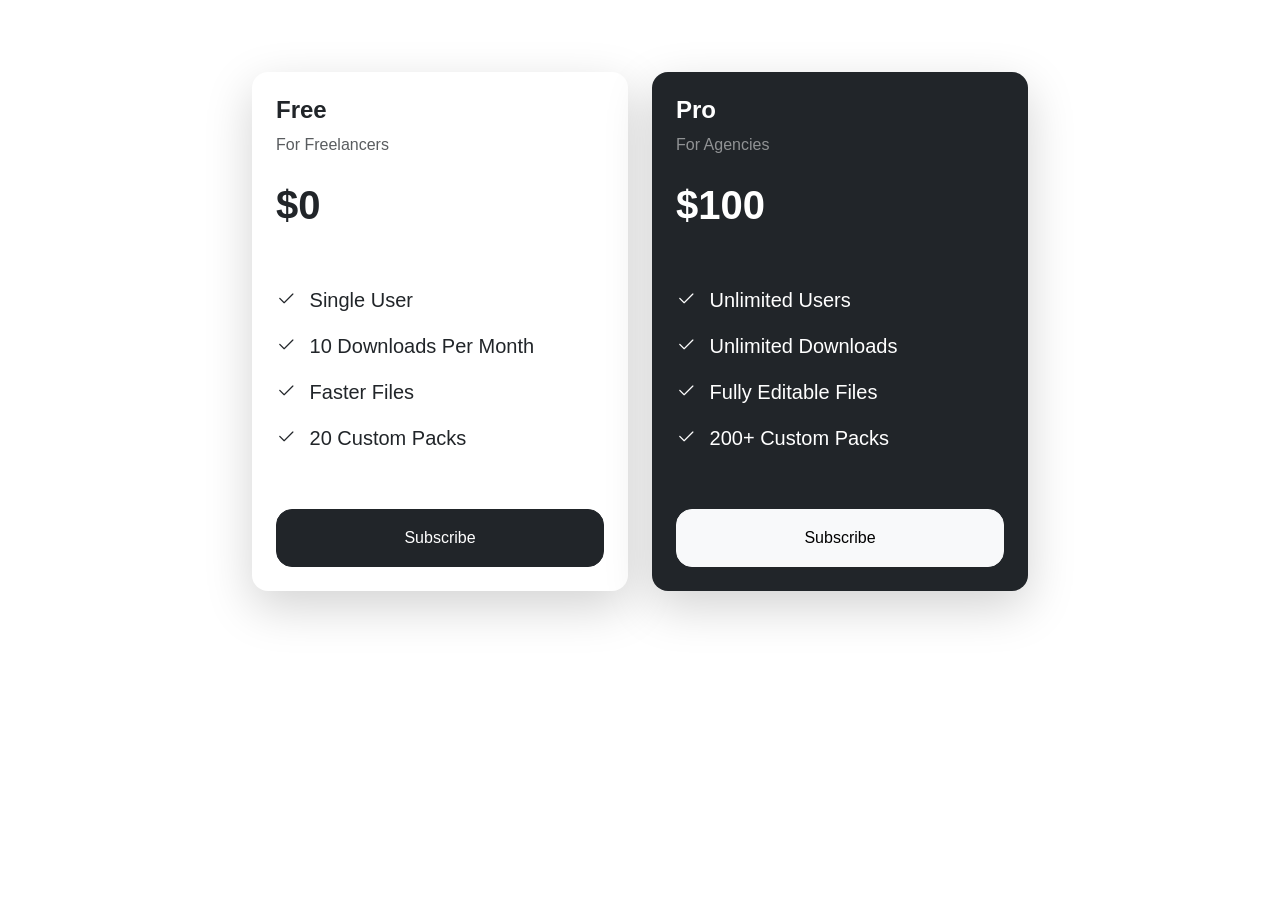
<file: phase02/pricing_cards/index.html>
<!DOCTYPE html>
<html lang="en">
<head>
    <meta charset="UTF-8">
    <meta name="viewport" content="width=device-width, initial-scale=1.0">

    <link rel="stylesheet"
        href="https://cdn.jsdelivr.net/npm/bootstrap-icons@1.13.2/font/bootstrap-icons.min.css">

    <link rel="stylesheet" href="css/bootstrap.min.css">
    <link rel="stylesheet" href="css/style.css">

    <title>Pricing Cards</title>
</head>

<body>

    <div class="container">
        <div class="row mt-5 g-4">

            <!-- Card 1: Free -->
            <div class="col-md-6">

                <div class="card rounded-4 shadow-lg border-0 h-100">

                    <div class="card-body p-4">

                        <div>
                            <h4 class="fw-bold">Free</h4>
                            <p class="text-muted">For Freelancers</p>
                        </div>

                        <h2 class="fs-1 fw-bold mt-4 mb-5">$0</h2>

                        <ul class="list-group list-group-flush fs-5 mb-5">

                            <li class="list-group-item border-0 px-0">
                                <i class="bi bi-check2 me-2"></i>
                                Single User
                            </li>

                            <li class="list-group-item border-0 px-0">
                                <i class="bi bi-check2 me-2"></i>
                                10 Downloads Per Month
                            </li>

                            <li class="list-group-item border-0 px-0">
                                <i class="bi bi-check2 me-2"></i>
                                Faster Files
                            </li>

                            <li class="list-group-item border-0 px-0">
                                <i class="bi bi-check2 me-2"></i>
                                20 Custom Packs
                            </li>

                        </ul>

                        <div class="d-grid">
                            <button class="btn btn-dark rounded-4 py-3">
                                Subscribe
                            </button>
                        </div>

                    </div>
                </div>
            </div>


            <!-- Card 2: Pro -->
            <div class="col-md-6">

                <div class="card text-bg-dark rounded-4 shadow-lg border-0 h-100">

                    <div class="card-body p-4">

                        <div>
                            <h4 class="fw-bold">Pro</h4>
                            <p class="text-white-50">For Agencies</p>
                        </div>

                        <h2 class="fs-1 fw-bold mt-4 mb-5">$100</h2>

                        <ul class="list-group list-group-flush fs-5 mb-5">

                            <li class="list-group-item border-0 text-bg-dark px-0">
                                <i class="bi bi-check2 me-2"></i>
                                Unlimited Users
                            </li>

                            <li class="list-group-item border-0 text-bg-dark px-0">
                                <i class="bi bi-check2 me-2"></i>
                                Unlimited Downloads
                            </li>

                            <li class="list-group-item border-0 text-bg-dark px-0">
                                <i class="bi bi-check2 me-2"></i>
                                Fully Editable Files
                            </li>

                            <li class="list-group-item border-0 text-bg-dark px-0">
                                <i class="bi bi-check2 me-2"></i>
                                200+ Custom Packs
                            </li>

                        </ul>

                        <div class="d-grid">
                            <button class="btn btn-light rounded-4 py-3">
                                Subscribe
                            </button>
                        </div>

                    </div>
                </div>
            </div>

        </div>
    </div>

    <script src="js/bootstrap.bundle.min.js"></script>

</body>
</html>
</file>
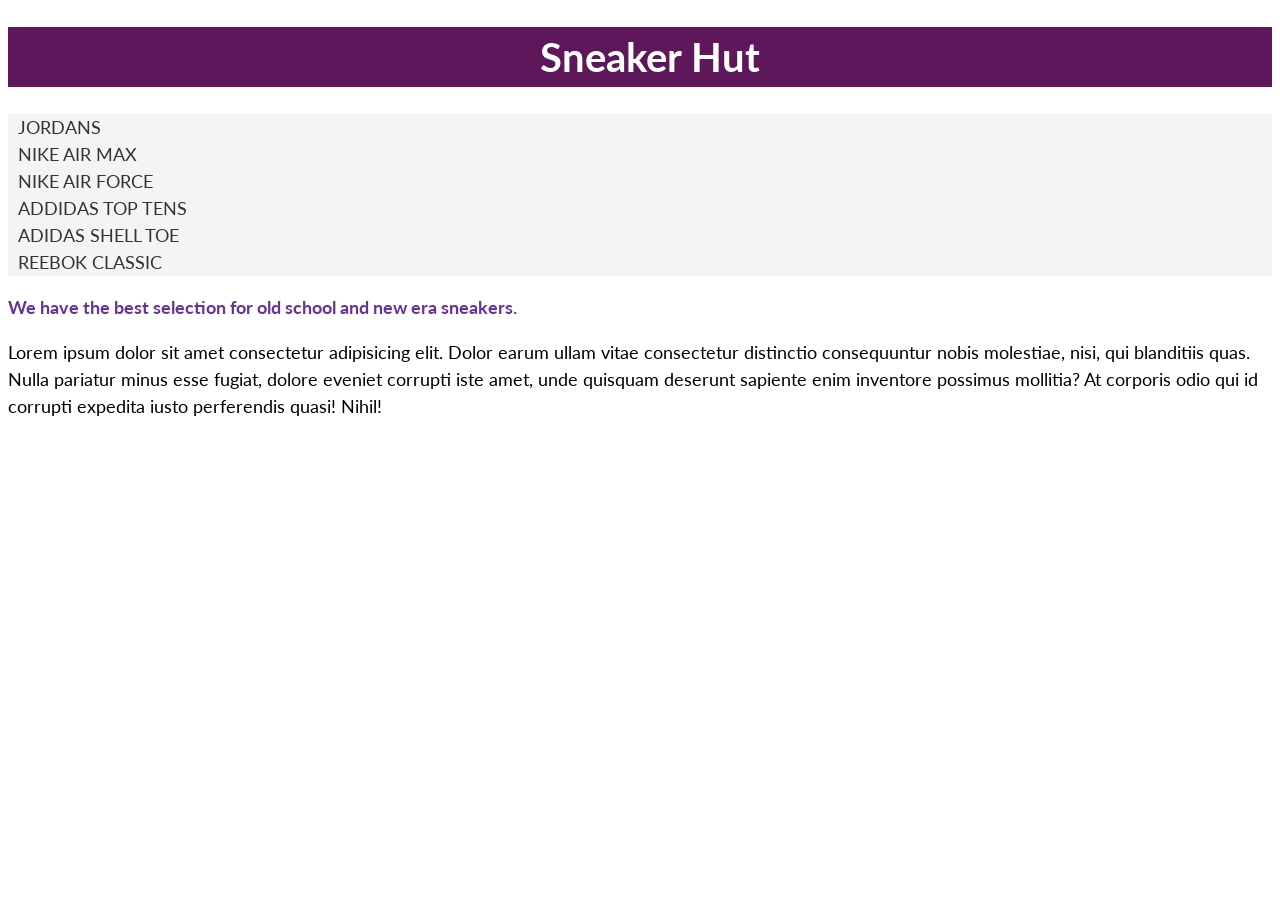
<file: Phase1-html-css/Module-05/index.html>
<!doctype html>
<html lang="en">
  <head>
    <meta charset="UTF-8" />
    <meta name="viewport" content="width=device-width, initial-scale=1.0" />
    <link rel="preconnect" href="https://fonts.googleapis.com" />
    <link rel="preconnect" href="https://fonts.gstatic.com" crossorigin />
    <link
      href="https://fonts.googleapis.com/css2?family=Lato:wght@100;300;400;700;900&display=swap"
      rel="stylesheet"
    />
    <title>Document</title>
    <link rel="stylesheet" href="style.css" />
  </head>
  <body>
    <header class="header">
      <h1>Sneaker Hut</h1>
    </header>
    <nav>
      <ul class="main-menu">
        <li><a href="">Jordans</a></li>
        <li><a href="">Nike Air Max</a></li>
        <li><a href="">Nike Air Force</a></li>
        <li><a href="">Addidas Top Tens</a></li>
        <li><a href="">Adidas Shell Toe</a></li>
        <li><a href="">Reebok Classic</a></li>
      </ul>
    </nav>
    <section>
      <p class="lead-paragraph">We have the best selection for old school and new era sneakers.</p>

      <p>
        Lorem ipsum dolor sit amet consectetur adipisicing elit. Dolor earum
        ullam vitae consectetur distinctio consequuntur nobis molestiae, nisi,
        qui blanditiis quas. Nulla pariatur minus esse fugiat, dolore eveniet
        corrupti iste amet, unde quisquam deserunt sapiente enim inventore
        possimus mollitia? At corporis odio qui id corrupti expedita iusto
        perferendis quasi! Nihil!
      </p>
    </section>
  </body>
</html>
</file>
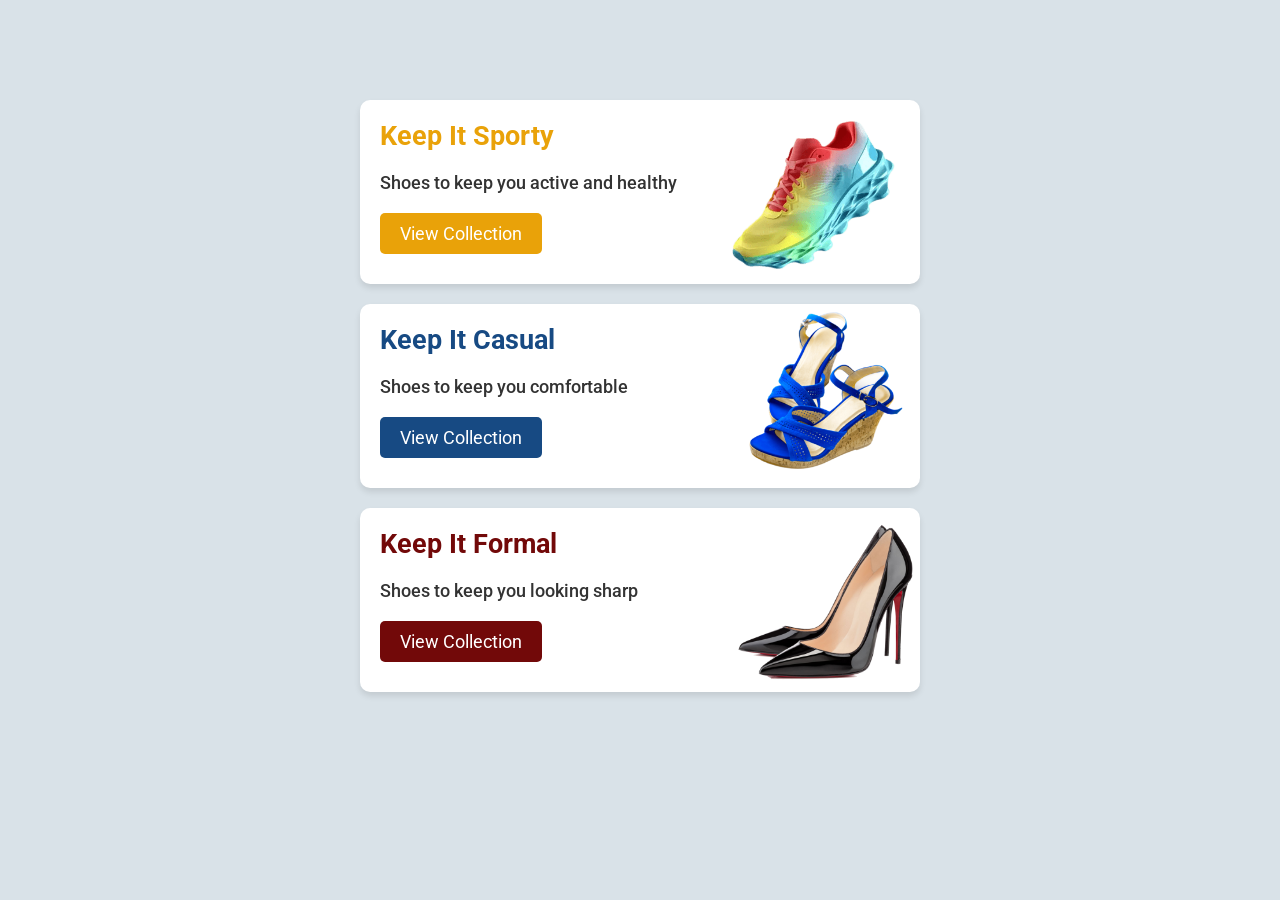
<file: Phase1-html-css/Module-06/index.html>
<!DOCTYPE html>
<html lang="en">
<head>
    <meta charset="UTF-8">
    <meta name="viewport" content="width=device-width, initial-scale=1.0">

    <!-- Google Fonts: Lato -->
    <link rel="preconnect" href="https://fonts.googleapis.com">
    <link rel="preconnect" href="https://fonts.gstatic.com" crossorigin>
    <link
        href="https://fonts.googleapis.com/css2?family=Roboto:wght@400;500;700&display=swap"
        rel="stylesheet"
    >

    <link rel="stylesheet" href="style.css">
    <title>Shoe Cards</title>
</head>
<body>
    <main class="container">

        <!-- Sporty Card -->
        <div class="card card-sporty">
            <h2>Keep It Sporty</h2>
            <p>Shoes to keep you active and healthy</p>
            <a href="#" class="btn">View Collection</a>
        </div>

        <!-- Casual Card -->
        <div class="card card-casual">
            <h2>Keep It Casual</h2>
            <p>Shoes to keep you comfortable</p>
            <a href="#" class="btn">View Collection</a>
        </div>

        <!-- Formal Card -->
        <div class="card card-formal">
            <h2>Keep It Formal</h2>
            <p>Shoes to keep you looking sharp</p>
            <a href="#" class="btn">View Collection</a>
        </div>

    </main>
</body>
</html>
</file>
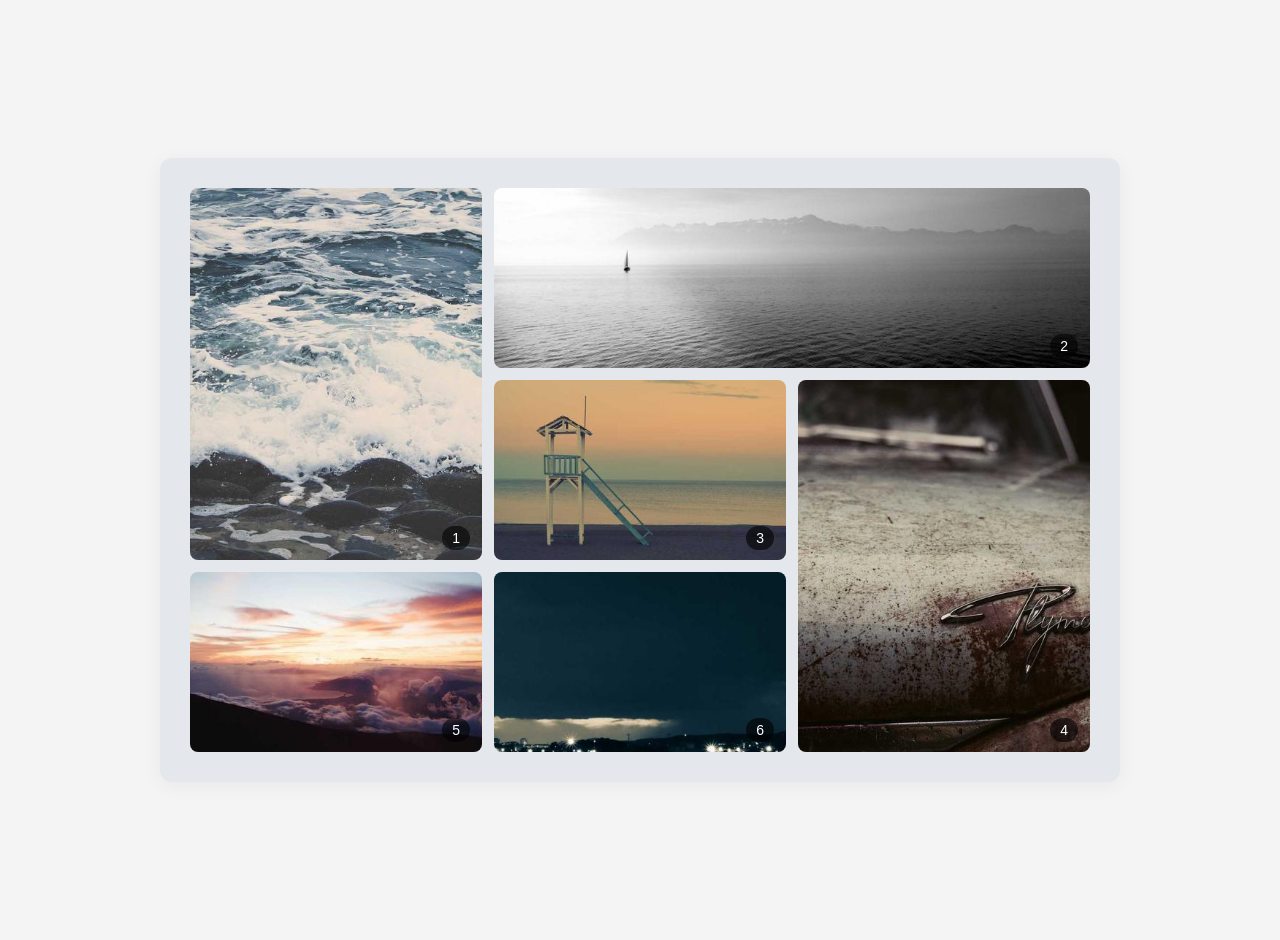
<file: Phase1-html-css/Tak1.2/index.html>
<!DOCTYPE html>
<html lang="en">
<head>
  <meta charset="UTF-8">
  <meta name="viewport" content="width=device-width, initial-scale=1.0">
    <link rel="stylesheet" href="style.css">
  <title>Bento Box Gallery</title>
  
</head>
<body>

  <div class="gallery-container">
    <div class="bento-grid">
      <div class="bento-item item-1">
        <img src="Assets/image01.jpg" alt="Image 1">
        <span>1</span>
      </div>
      <div class="bento-item item-2">
        <img src="Assets/image02.jpg" alt="Image 2">
        <span>2</span>
      </div>
      <div class="bento-item item-3">
        <img src="Assets/image03.jpg" alt="Image 3">
        <span>3</span>
      </div>
      <div class="bento-item item-4">
        <img src="Assets/image04.jpg" alt="Image 4">
        <span>4</span>
      </div>
      <div class="bento-item item-5">
        <img src="Assets/image05.jpg" alt="Image 5">
        <span>5</span>
      </div>
      <div class="bento-item item-6">
        <img src="Assets/image06.jpg" alt="Image 6">
        <span>6</span>
      </div>
    </div>
  </div>

</body>
</html>
</file>
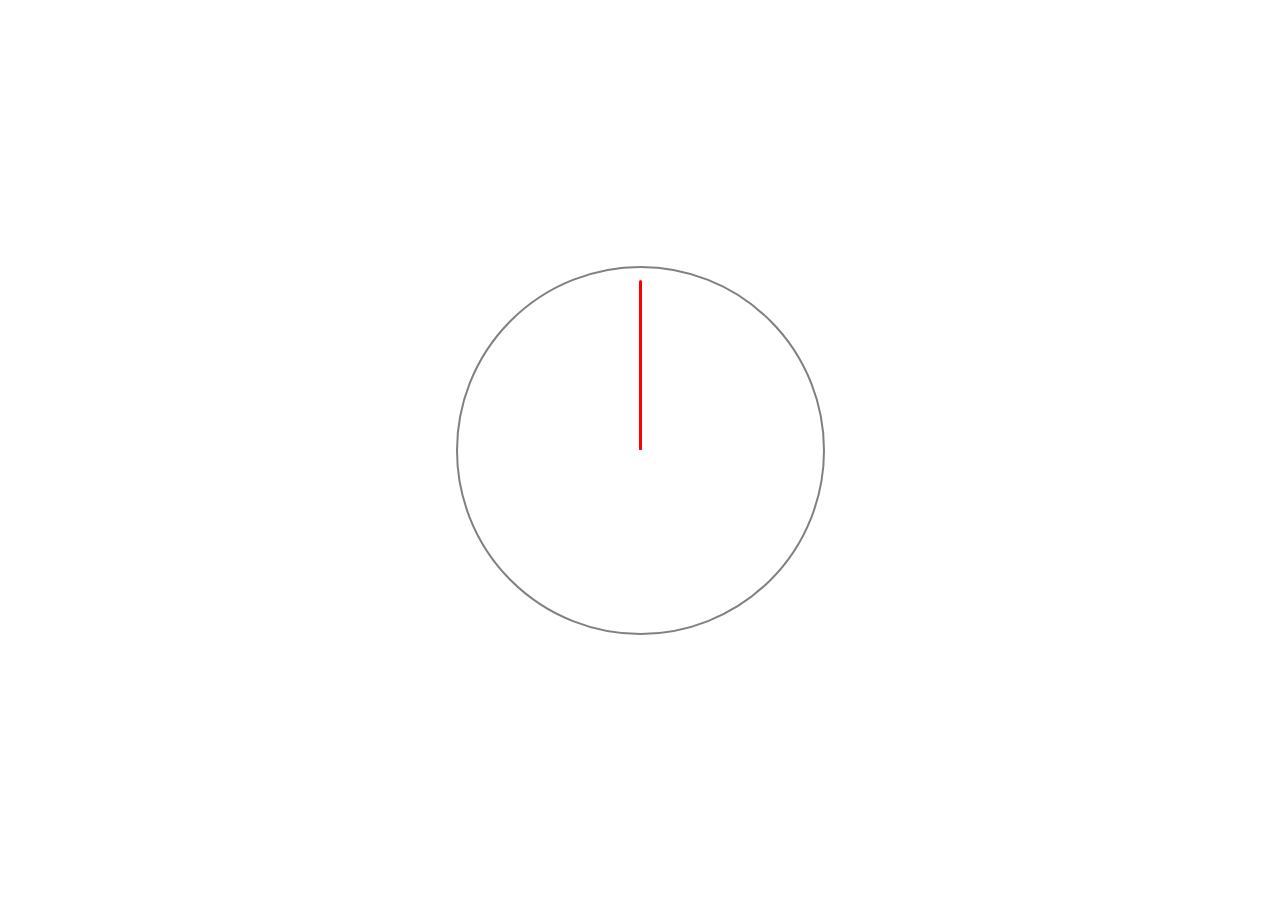
<file: Phase1-html-css/Task1.3/index.html>
<!DOCTYPE html>
<html lang="en">
<head>
    <meta charset="UTF-8">
    <meta name="viewport" content="width=device-width, initial-scale=1.0">
    <link rel="stylesheet" href="style.css">
    <title>Simple Analog Clock</title>

</head>

<body>

    <div class="clock">

        <div class="hand blue-hand"></div>

        <div class="hand red-hand"></div>

    </div>

</body>
</html>
</file>
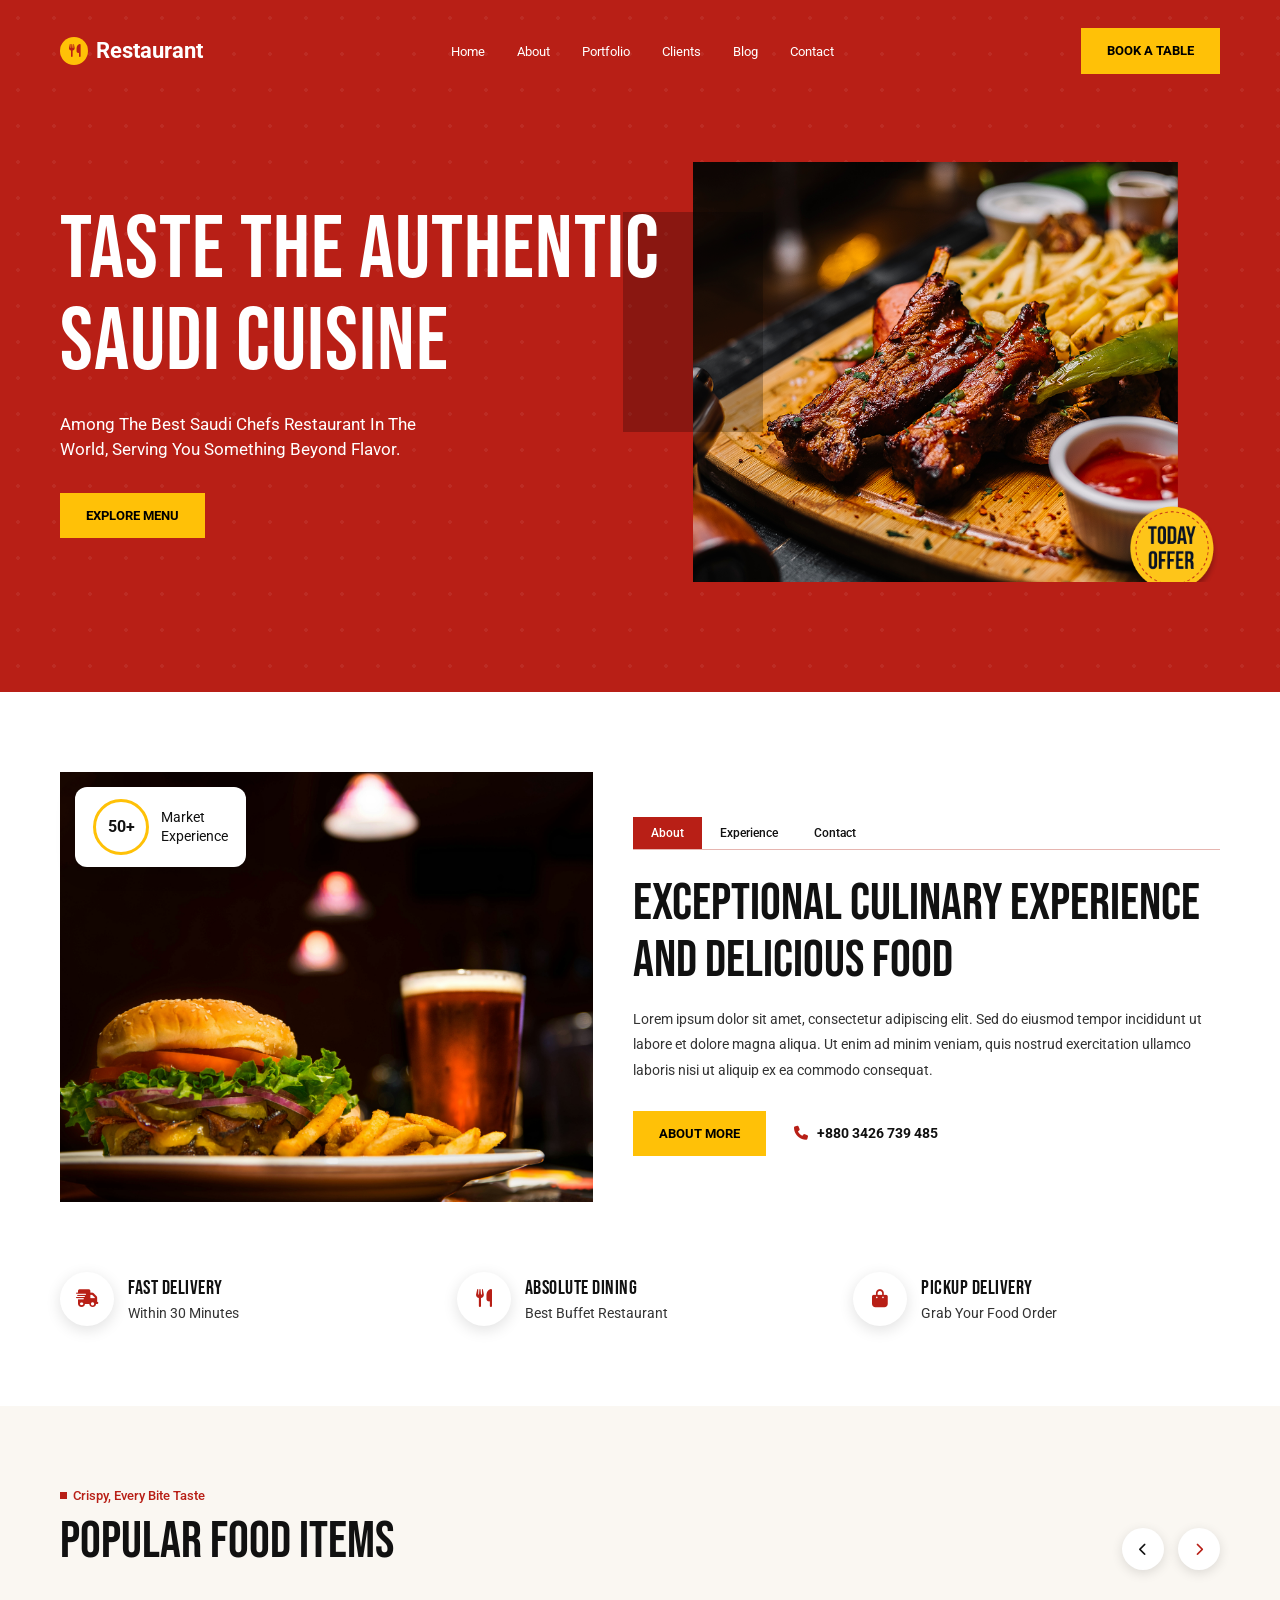
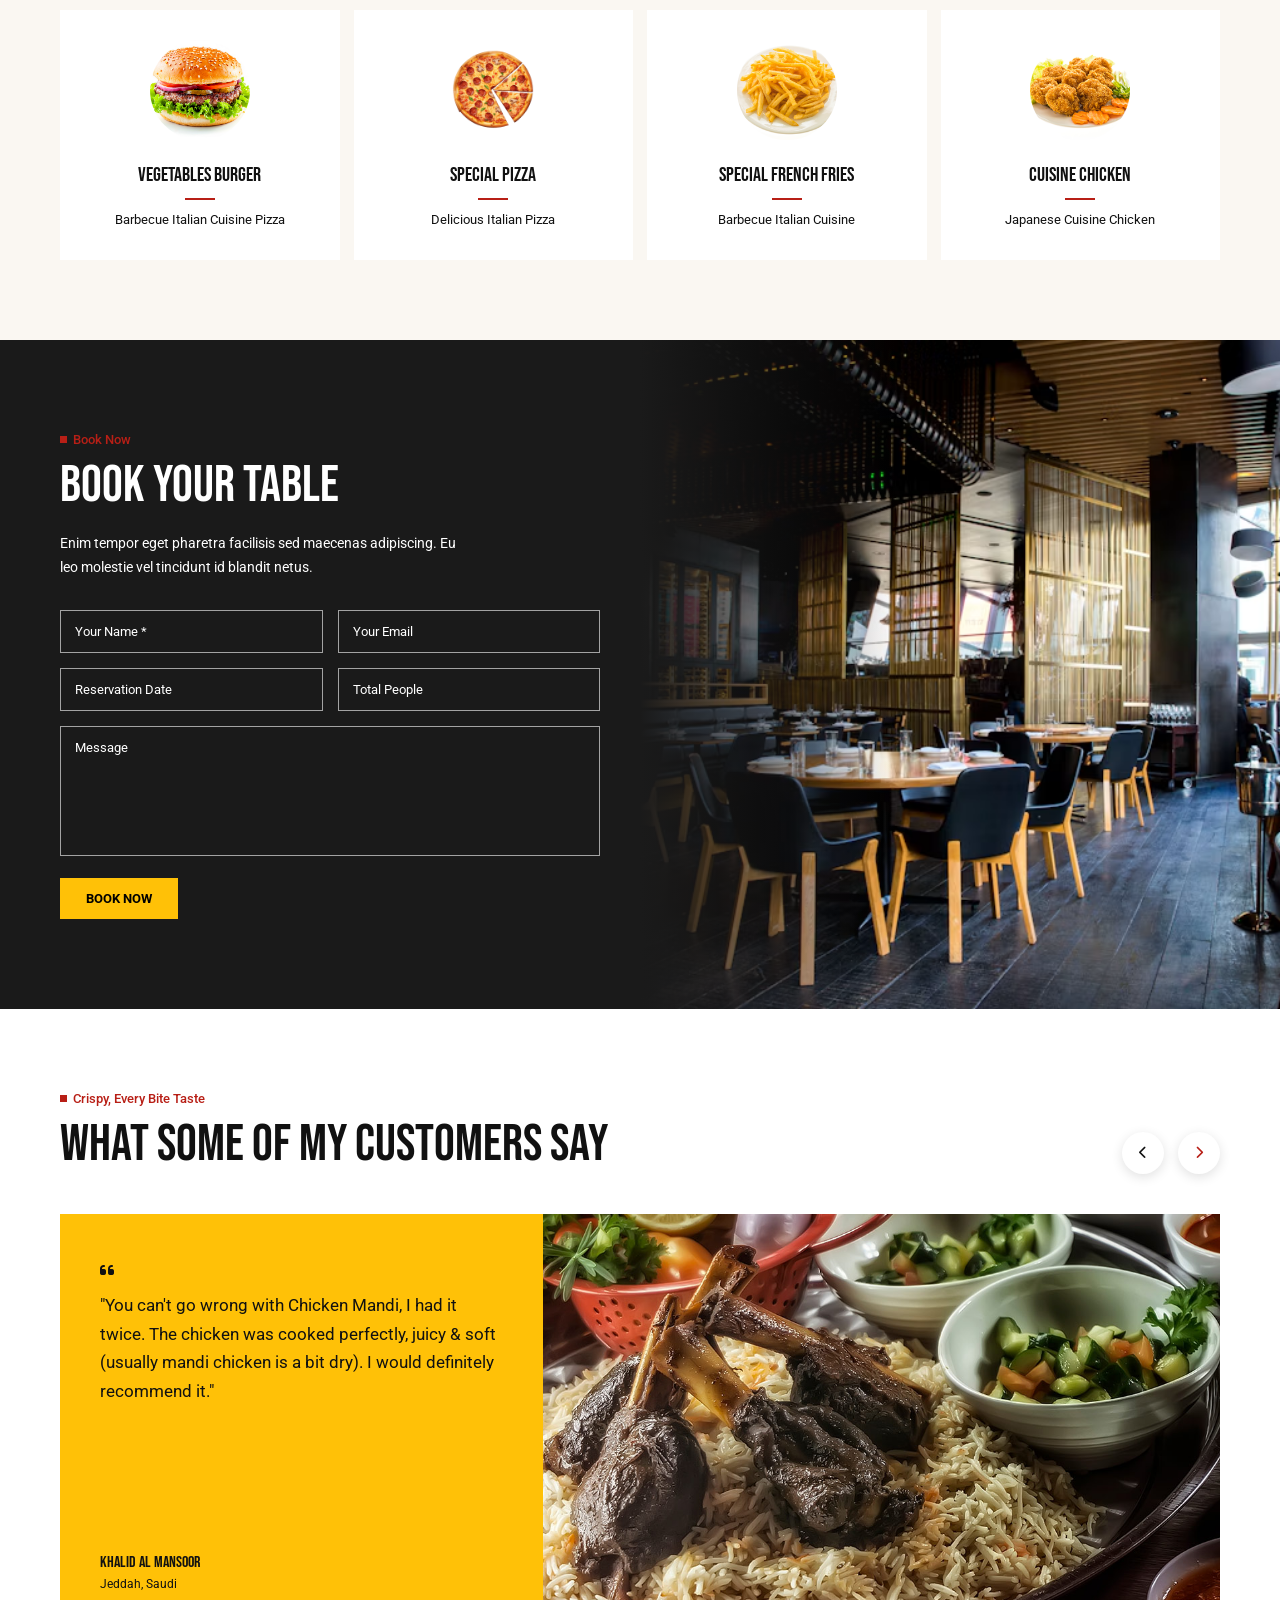
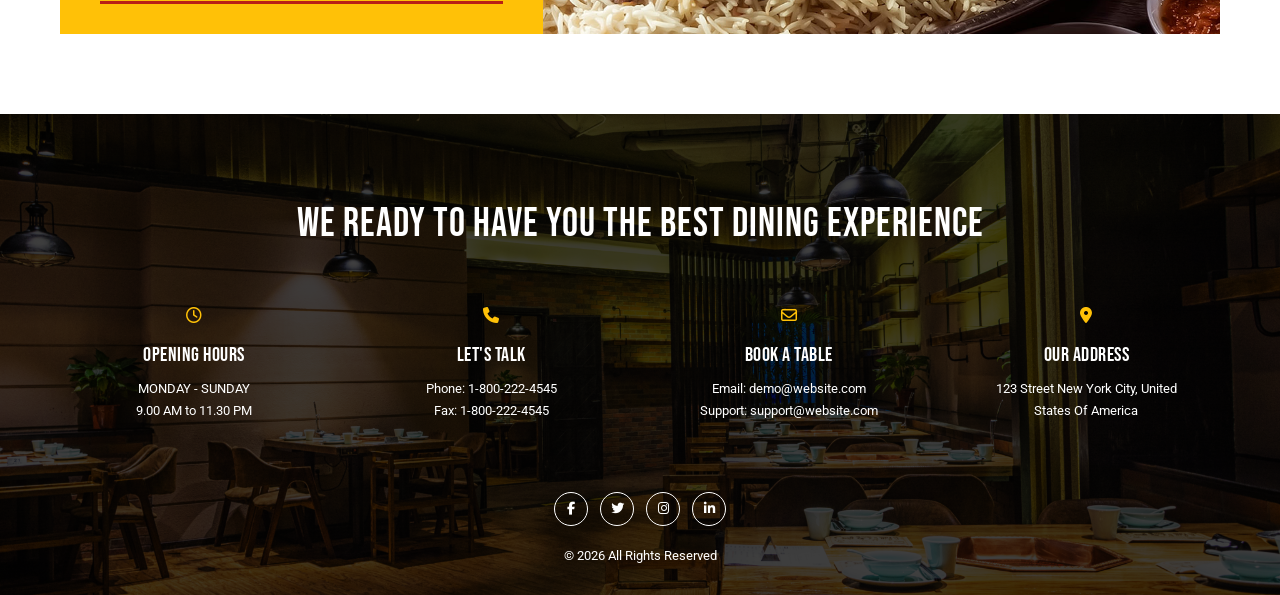
<file: Phase1-html-css/Task2.2/index.html>
<!DOCTYPE html>
<html lang="en">
<head>
    <meta charset="UTF-8">
    <meta name="viewport" content="width=device-width, initial-scale=1.0">
    <title>Restaurant</title>

    <link rel="preconnect" href="https://fonts.googleapis.com">
    <link rel="preconnect" href="https://fonts.gstatic.com" crossorigin>
    <link href="https://fonts.googleapis.com/css2?family=Bebas+Neue&family=Roboto:wght@400;500;700&display=swap" rel="stylesheet">
    <link rel="stylesheet" href="https://cdnjs.cloudflare.com/ajax/libs/font-awesome/6.5.1/css/all.min.css">

    <link rel="stylesheet" href="style.css">
</head>
<body>
    <!--Hero Section-->
    <header class="hero-section">
        <div class="container">
            <nav class="navbar">
                <div class="logo">
                    <div class="logo-icon"><i class="fa-solid fa-utensils"></i></div>
                    Restaurant
                </div>

              
                <input type="checkbox" id="menu-toggle" class="menu-toggle">
                <label for="menu-toggle" class="menu-icon"><i class="fa-solid fa-bars"></i></label>

                <ul class="nav-links">
                    <li><a href="#home">Home</a></li>
                    <li><a href="#about">About</a></li>
                    <li><a href="#portfolio">Portfolio</a></li>
                    <li><a href="#clients">Clients</a></li>
                    <li><a href="#blog">Blog</a></li>
                    <li><a href="#contact">Contact</a></li>
                </ul>
                <a href="#book" class="btn btn-yellow">Book a Table</a>
            </nav>

            <!-- CHANGE 3: outer class renamed hero-container -> hero-grid, inner renamed -> hero-content
                 (you had two divs with the same class, one inside the other) -->
            <div class="hero-grid" id="home">
                <div class="hero-content">
                    <h1 class="hero-title">TASTE THE AUTHENTIC <br>SAUDI CUISINE</h1>
                    <p class="hero-desc">Among The Best Saudi Chefs Restaurant In The World, Serving You Something Beyond Flavor.</p>
                    <a href="#menu" class="btn btn-yellow">Explore Menu</a>
                </div>
                <div class="hero-image-wrapper">
                    <img src="Assets/image01.png" alt="Authentic Saudi Cuisine Platter" class="hero-img">
                    <div class="offer-badge">
                    
                    </div>
                </div>
            </div>
        </div>
    </header>

    <!-- About Section -->
    <section class="about-container" id="about">
        <div class="container">
            <div class="about-grid">
                <div class="about-image-box">
                    <img src="Assets/edward-franklin.jpg" alt="Burger and drink" class="about-img">
                    <div class="experience-badge">
                        <div class="exp-number">50+</div>
                        <div class="exp-text">Market <br>Experience</div>
                    </div>
                </div>
                <div class="about-content">
                    <div class="about-tabs">
                        <span class="tab active">About</span>
                        <span class="tab">Experience</span>
                        <span class="tab">Contact</span>
                    </div>
                    <h2 class="section-heading">EXCEPTIONAL CULINARY EXPERIENCE AND DELICIOUS FOOD</h2>
                    <p class="about-desc">Lorem ipsum dolor sit amet, consectetur adipiscing elit. Sed do eiusmod tempor incididunt ut labore et dolore magna aliqua. Ut enim ad minim veniam, quis nostrud exercitation ullamco laboris nisi ut aliquip ex ea commodo consequat.</p>
                    <div class="about-actions">
                        <a href="#about" class="btn btn-yellow">About More</a>
                        <div class="phone-contact">
                            <i class="fa-solid fa-phone"></i>
                            +880 3426 739 485
                        </div>
                    </div>
                </div>
            </div>
        </div>
    </section>

    <!--Features Section-->
    <section class="features-section">
        <div class="container">
            <div class="features-grid">
                <div class="feature-item">
                    <div class="feature-icon"><i class="fa-solid fa-truck-fast"></i></div>
                    <div>
                        <h3 class="feature-title">FAST DELIVERY</h3>
                        <p class="feature-desc">Within 30 Minutes</p>
                    </div>
                </div>
                <!-- CHANGE 4: fixed broken tags. The <i> icon was outside .feature-icon and there was an extra </div> -->
                <div class="feature-item">
                    <div class="feature-icon"><i class="fa-solid fa-utensils"></i></div>
                    <div>
                        <h3 class="feature-title">ABSOLUTE DINING</h3>
                        <p class="feature-desc">Best Buffet Restaurant</p>
                    </div>
                </div>
                <div class="feature-item">
                    <div class="feature-icon"><i class="fa-solid fa-bag-shopping"></i></div>
                    <div>
                        <h3 class="feature-title">PICKUP DELIVERY</h3>
                        <p class="feature-desc">Grab Your Food Order</p>
                    </div>
                </div>
            </div>
        </div>
    </section>

    <!--Food Section-->
    <section class="popular-section" id="menu">
        <div class="container">
            <div class="popular-header">
                <div>
                    <div class="section-tag">Crispy, Every Bite Taste</div>
                    <h2 class="section-heading">POPULAR FOOD ITEMS</h2>
                </div>
                <div class="sidebar-controls">
                    <button class="sidebar-btn" aria-label="Previous"><i class="fa-solid fa-chevron-left"></i></button>
                    <button class="sidebar-btn" aria-label="Next"><i class="fa-solid fa-chevron-right"></i></button>
                </div>
            </div>
            <div class="food-grid">
                <div class="food-card">
                    <img src="Assets/burgers.jpg" alt="Vegetables Burger" class="food-img">
                    <h3 class="food-title">VEGETABLES BURGER</h3>
                    <p class="food-desc">Barbecue Italian Cuisine Pizza</p>
                </div>
                <div class="food-card">
                    <img src="Assets/pizza.png" alt="Special Pizza" class="food-img">
                    <h3 class="food-title">SPECIAL PIZZA</h3>
                    <p class="food-desc">Delicious Italian Pizza</p>
                </div>
                <div class="food-card">
                    <img src="Assets/french-fries.jpg" alt="Special French Fries" class="food-img">
                    <h3 class="food-title">SPECIAL FRENCH FRIES</h3>
                    <p class="food-desc">Barbecue Italian Cuisine</p>
                </div>
                <div class="food-card">
                    <img src="Assets/chiken.png" alt="Cuisine Chicken" class="food-img">
                    <h3 class="food-title">CUISINE CHICKEN</h3>
                    <p class="food-desc">Japanese Cuisine Chicken</p>
                </div>
            </div>
        </div>
    </section>

    <!--Booking -->
    <section class="booking-section" id="book">
        <div class="container booking-container">
            <div class="booking-content">
                <div class="section-tag tag-red">Book Now</div>
                <h2 class="section-heading text-white">BOOK YOUR TABLE</h2>
                <p class="booking-desc">Enim tempor eget pharetra facilisis sed maecenas adipiscing. Eu leo molestie vel tincidunt id blandit netus.</p>

                <form class="booking-form" onsubmit="event.preventDefault();">
                    <div class="form-group">
                        <input type="text" class="form-control" placeholder="Your Name *" required>
                    </div>
                    <div class="form-group">
                        <input type="email" class="form-control" placeholder="Your Email" required>
                    </div>
                    <div class="form-group">
                        <input type="text" class="form-control" placeholder="Reservation Date">
                    </div>
                    <div class="form-group">
                        <input type="number" class="form-control" placeholder="Total People">
                    </div>
                    <div class="form-group full-width">
                        <textarea class="form-control" placeholder="Message"></textarea>
                    </div>
                    <div class="form-group full-width">
                        <button type="submit" class="btn btn-yellow">BOOK NOW</button>
                    </div>
                </form>
            </div>
            <div class="booking-image-wrapper">
                <img src="Assets/Booking1.avif" alt="Table Setting" class="booking-img">
            </div>
        </div>
    </section>

    <!--Testimonial-->
    <section class="testimonial-section" id="clients">
        <div class="container">
            <div class="testimonial-header">
                <div>
                    <div class="section-tag">Crispy, Every Bite Taste</div>
                    <h2 class="section-heading">WHAT SOME OF MY CUSTOMERS SAY</h2>
                </div>
                <div class="slider-controls">
                    <button class="slider-btn" aria-label="Previous"><i class="fa-solid fa-chevron-left"></i></button>
                    <button class="slider-btn" aria-label="Next"><i class="fa-solid fa-chevron-right"></i></button>
                </div>
            </div>

            <div class="testimonial-card">
                <div class="testimonial-content">
                    <div>
                        <div class="quote-icon"><i class="fa-solid fa-quote-left"></i></div>
                        <p class="testimonial-text">"You can't go wrong with Chicken Mandi, I had it twice. The chicken was cooked perfectly, juicy &amp; soft (usually mandi chicken is a bit dry). I would definitely recommend it."</p>
                    </div>
                    <div class="testimonial-author">
                        <div class="author-name">KHALID AL MANSOOR</div>
                        <div class="author-title">Jeddah, Saudi</div>
                    </div>
                </div>
                <div class="testimonial-img-wrapper">
                    <img src="Assets/customer-says.png" alt="Customer Review Dish" class="testimonial-img">
                </div>
            </div>
        </div>
    </section>
    <!--Footer-->
    <footer id="contact" class="footer-section">
        <div class="footer-bg-wrapper">
            <img src="Assets/interior.jpg" alt="Restaurant Interior Background" class="footer-bg-img">
        </div>
        <div class="container footer-content-container">
            <h2 class="footer-heading">WE READY TO HAVE YOU THE BEST DINING EXPERIENCE</h2>

            <div class="footer-grid">
                <div class="footer-col">
                    <div class="footer-col-icon"><i class="fa-regular fa-clock"></i></div>
                    <h4 class="footer-col-title">OPENING HOURS</h4>
                    <p class="footer-col-text">MONDAY - SUNDAY <br>9.00 AM to 11.30 PM</p>
                </div>
                <div class="footer-col">
                    <div class="footer-col-icon"><i class="fa-solid fa-phone"></i></div>
                    <h4 class="footer-col-title">LET'S TALK</h4>
                    <p class="footer-col-text">Phone: 1-800-222-4545 <br> Fax: 1-800-222-4545</p>
                </div>
                <div class="footer-col">
                    <div class="footer-col-icon"><i class="fa-regular fa-envelope"></i></div>
                    <h4 class="footer-col-title">BOOK A TABLE</h4>
                    <p class="footer-col-text">Email: demo@website.com<br>Support: support@website.com</p>
                </div>
                <div class="footer-col">
                    <div class="footer-col-icon"><i class="fa-solid fa-map-marker-alt"></i></div>
                    <h4 class="footer-col-title">OUR ADDRESS</h4>
                    <p class="footer-col-text">123 Street New York City, United <br>States Of America</p>
                </div>
            </div>

            <div class="social-links">
                <a href="#" class="social-icon" aria-label="Facebook"><i class="fa-brands fa-facebook-f"></i></a>
                <a href="#" class="social-icon" aria-label="Twitter"><i class="fa-brands fa-twitter"></i></a>
                <a href="#" class="social-icon" aria-label="Instagram"><i class="fa-brands fa-instagram"></i></a>
                <a href="#" class="social-icon" aria-label="LinkedIn"><i class="fa-brands fa-linkedin-in"></i></a>
            </div>
            <div class="copyright">
                &copy; 2026 All Rights Reserved
            </div>
        </div>
    </footer>
</body>
</html>
</file>
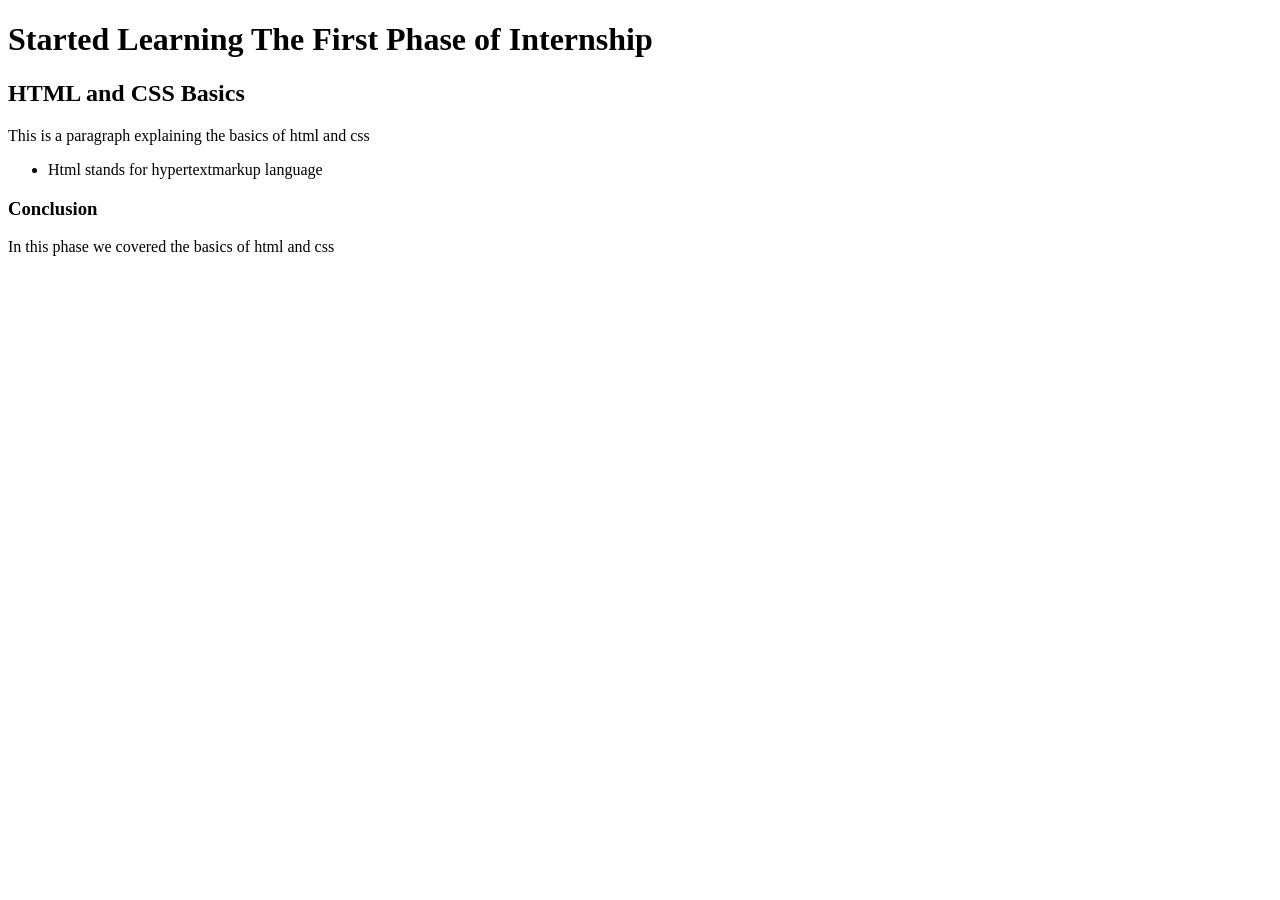
<file: Phase1-html-css/basic.html>
<!DOCTYPE html>
<html>
  <head>
    <meta charset= "UTF-8">
    <meta name = "viewport" content = "width = device-width,initial-scale = 1">
    <title>Bss Internship</title>
  </head>
  <body>
    <h1>Started Learning The First Phase of Internship</h1>
    <h2>HTML and CSS Basics</h2>
    <p>This is a paragraph explaining the basics of html and css</p>
    <ul>
      <li>Html stands for hypertextmarkup language</li>
    </ul>
    <h3>Conclusion</h3>
      <p>In this phase we covered the basics of html and css</p>
    </h3>
  </body>
</html>
</file>
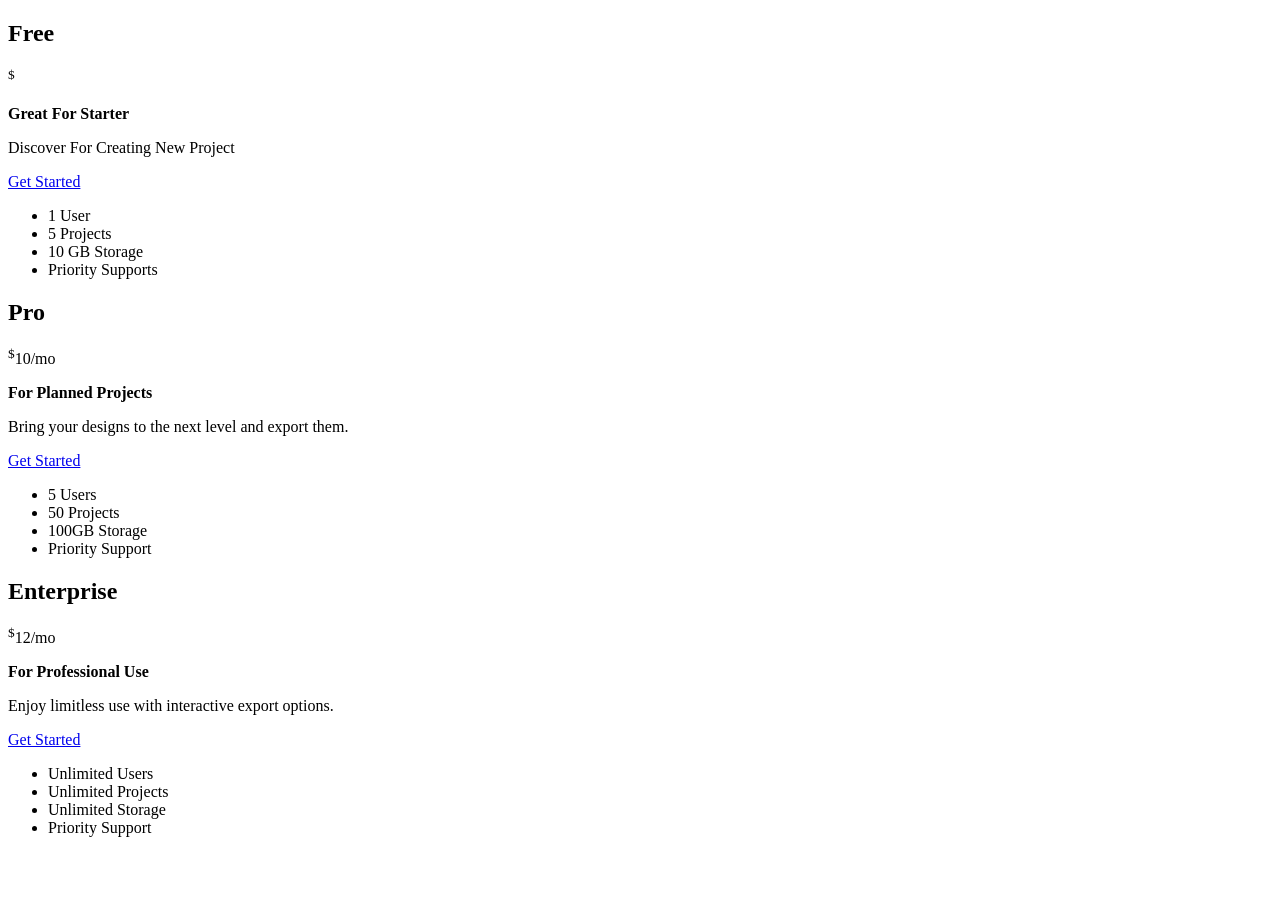
<file: Phase1-html-css/Module02-Assignment.html>
<!DOCTYPE html>
<html>
<head> 
    <meta charset="UTF-8" />
    <meta name="viewport" content="width=device-width, initial-scale=1.0" />
  <title>Pricing </title>
</head>
<body>
  <div class = "container">
    <div class=" Pricing">
      <div class ="card">
        <h2>Free</h2>
        <p class = "price"> <sup class="currency">$</sup></p>
        <p class = "price-info"><strong>Great For Starter </strong></p>
        <p class = "main text">Discover For Creating New Project</p>
        <a href="#" class = "btn">Get Started</a>
        <ul>
          <li>1 User</li>
          <li>5 Projects</li>
          <li>10 GB Storage</li>
          <li>Priority Supports</li>
        </ul>
      </div>
      <div class = "card">
        <h2>Pro</h2>
        <p class="price">
            <sup>$</sup>10<span>/mo</span>
          </p>
         <p class="price-info"><strong>For Planned Projects</strong></p>
          <p class="main-text">
            Bring your designs to the next level and export them.
          </p>
          <a href="#" class="btn btn-primary">Get Started</a>
          <ul>
            <li>5 Users</li>
            <li>50 Projects</li>
            <li>100GB Storage</li>
            <li>Priority Support</li>
          </ul> 
      </div>
      <div class="card">
          <h2>Enterprise</h2>
          <p class="price">
            <sup>$</sup>12<span>/mo</span>
          </p>
          <p class="price-info"><strong>For Professional Use</strong></p>
          <p class="main-text">
            Enjoy limitless use with interactive export options.
          </p>
          <a href="#" class="btn">Get Started</a>
          <ul>
            <li>Unlimited Users</li>
            <li>Unlimited Projects</li>
            <li>Unlimited Storage</li>
            <li>Priority Support</li>
          </ul>
        </div>
    </div>
  </div>
</body>
</html>
</file>
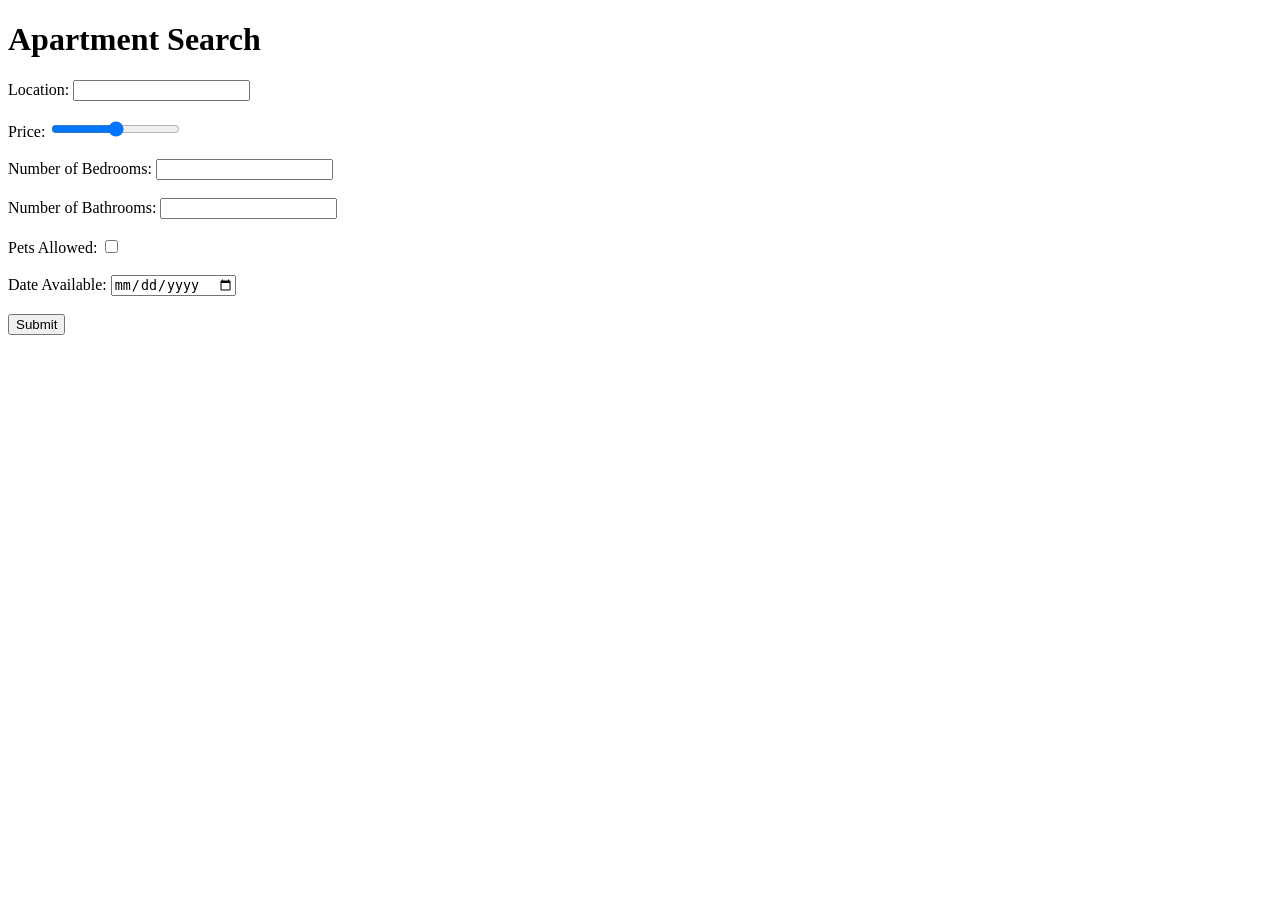
<file: Phase1-html-css/Module03-Assignment.html>
<!DOCTYPE html>
<html>
  <head>
    <meta charset = "UTF-8">
    <meta name = "viewport" content = "width = device-width,initial-scale = 1">
      <title>
      Module 03 Assignment
    </title>
    <body>
      <header>
        <h1>Apartment Search</h1>
      </header>
      <main>
        <form action="">
          <div>
            <label for="Location">Location: </label>
            <input type="text" id="Location" name="Location">
          </div>

          <br />

          <div>
        
            <label for="Price">Price: </label>
            <input type="range" id ="Price" name = "Price">
          </div>

          <br />

          <div>
            <label for="Bedrooms">Number of Bedrooms: </label>
            <input type="number" id="Bedrooms" name="Bedrooms">

          </div>
          <br />
          <div>
            <label for="Bathrooms">Number of Bathrooms: </label>
            <input type="number" id="Bathrooms" name="Bathrooms">
          </div>
          <br />

          <div>
              <label for="pets">Pets Allowed: </label>
              <input type="checkbox" id="pets" name= "pets">
          </div>
          <br />
          <div>
            <label for="date">Date Available: </label>
            <input type="date" name="date" id="date">
          </div>
          <br />
          <div>
            <input type="submit" id="Button" name="Button">
          </div>
        </form>

      </main>
    </body>
  </head>
</html>
</file>
<file: phase02/pricing_cards/css/style.css>
body{
    font-family: 'poppins',sans-serif;
}
@media(min-width: 800px){
    .container{
        width:800px
    }
}
</file>
<file: Phase1-html-css/Module-05/style.css>
body{
    font-family:lato, sans-serif;
    font-size: 18px;
    line-height:1.5;
}

.header{
    background-color:#5e175b;
    color:#fff;
}
.header h1{
    text-align:center;
    font-size:40px;
    text-indent: 20px;
    
}
a{
    text-decoration: none;
    color: #333;

}
a:hover{
    color: rebeccapurple;
}
a:active{
    color: red;
}

ul{
    list-style: none;
    padding: 0;
}
.main-menu{
    background-color: #f4f4f4;
    text-transform: uppercase;
    text-indent: 10px;
}

.lead-paragraph{
    font-weight: bold;
    color: rebeccapurple;
}
</file>
<file: Phase1-html-css/Module-06/style.css>
*{
    margin:0;
    padding: 0;
    box-sizing: border-box;
}
body{
    font-family:'roboto',sans-serif;
    background:#d9e2e8;
}
.container{
    max-width: 600px;
    margin:100px auto;
    padding: 0 20px;
}
.card {
    background-color: #fff;
    margin: 20px 0;
    padding: 20px 20px 40px;
    border-radius: 10px;
    box-shadow: 0 4px 6px rgba(0, 0, 0, 0.1);
}
.card h2 {
    font-size: 27px;
    margin-bottom: 20px;
}
.card p{
    font-size: 18px;
    font-weight: 500;
    color: #333;
    margin-bottom: 30px;
}
.card-sporty h2 {
    color: #e9a209;
}

.card-casual h2 {
    color: #174a83;
}

.card-formal h2 {
    color: #720909;
}
.card a {
    text-decoration: none;
    color: #fff;
    background-color: #333;
    padding: 10px 20px;
    border-radius: 5px;
    font-size: 18px;
}
.card a:hover {
    opacity: 0.9;
}


.card-sporty a {
    background-color: #e9a209;
}

.card-casual a {
    background-color: #174a83;
}

.card-formal a {
    background-color: #720909;
}


.card-sporty {
    background: #fff url('./Assets/sporty.png') no-repeat center right/210px;
}

.card-casual {
    background: #fff url('./Assets/casual.png') no-repeat center right/210px;
}

.card-formal {
    background: #fff url('./Assets/formal.png') no-repeat center right/190px;
}
</file>
<file: Phase1-html-css/Tak1.2/style.css>
body {
      margin: 0;
      min-height: 100vh;
      font-family: sans-serif;
      background: #f4f4f4;
      display: flex;
      justify-content: center;
      align-items: center;
      padding: 20px;
    }

    .gallery-container {
      background: #e4e7eb;
      padding: 30px;
      border-radius: 12px;
      max-width: 900px;
      width: 100%;
      box-shadow: 0 4px 20px rgba(0, 0, 0, 0.05);
    }

    .gallery-title {
      text-align: center;
      font-size: 1.5rem;
      font-weight: 600;
      color: #111;
      margin-bottom: 24px;
    }

    .bento-grid {
      display: grid;
      grid-template-columns: repeat(3, 1fr);
      grid-auto-rows: 180px;
      gap: 12px;
    }

    .bento-item {
      position: relative;
      border-radius: 8px;
      overflow: hidden;
    }

    .bento-item img {
      width: 100%;
      height: 100%;
      object-fit: cover;
    }

    .bento-item span {
      position: absolute;
      bottom: 10px;
      right: 12px;
      background: rgba(0, 0, 0, 0.6);
      color: #fff;
      padding: 4px 10px;
      border-radius: 12px;
      font-size: 14px;
    }

    .item-1 { grid-column: 1 / 2; grid-row: span 2; }
    .item-2 { grid-column: span 2; grid-row: span 1; }
    .item-3 { grid-column: 2 / 3; grid-row: span 1; }
    .item-4 { grid-column: 3 / 4; grid-row: span 2; }
    .item-5 { grid-column: 1 / 2; grid-row: span 1; }
    .item-6 { grid-column: 2 / 3; grid-row: span 1; }
</file>
<file: Phase1-html-css/Task1.3/style.css>
.clock {
    width: 365px;
    height: 365px;
    border: 2px solid gray;
    border-radius: 50%;
    position: relative;
    background: white;
}
body {
    margin: 0;
    min-height: 100vh;

    display: flex;
    justify-content: center;
    align-items: center;

    background-color: white;
}


.hand {
    position: absolute;
    left: 50%;
    bottom: 50%;
    transform-origin: bottom center;
    border-radius: 5px;
}


.blue-hand {
    width: 3px;
    height: 145px;
    background-color: blue;
    margin-left: -1.5px;

    animation: blueRotate 3600s linear infinite;
}


.red-hand {
    width: 3px;
    height: 170px;
    background-color: red;
    margin-left: -1.5px;

    animation: redRotate 60s linear infinite;
}


@keyframes blueRotate {
    from {
        transform: rotate(0deg);
    }

    to {
        transform: rotate(360deg);
    }
}


@keyframes redRotate {
    from {
        transform: rotate(0deg);
    }

    to {
        transform: rotate(360deg);
    }
}
</file>
<file: Phase1-html-css/Task2.2/style.css>
* {
    margin: 0;
    padding: 0;
    box-sizing: border-box;
}

html {
    scroll-behavior: smooth;
}

body {
    font-family: 'Roboto', sans-serif;
    color: #111;
    background: #fff;
    line-height: 1.5;
}

img {
    display: block;
    max-width: 100%;
}

a {
    text-decoration: none;
    color: inherit;
}

ul {
    list-style: none;
}

.container {
    width: 100%;
    max-width: 1200px;
    margin: 0 auto;
    padding: 0 20px;
}

.btn {
    display: inline-block;
    padding: 13px 26px;
    font-family: 'Roboto', sans-serif;
    font-size: 13px;
    font-weight: 700;
    text-transform: uppercase;
    border: none;
    cursor: pointer;
    transition: 0.3s;
}

.btn-yellow {
    background: #ffc107;
    color: #000;
}

.btn-yellow:hover {
    background: #fff;
}

.section-tag {
    display: flex;
    align-items: center;
    gap: 6px;
    margin-bottom: 8px;
    font-size: 13px;
    font-weight: 500;
    color: #b81f16;
}

.section-tag::before {
    content: "";
    width: 7px;
    height: 7px;
    background: #b81f16;
}

.section-heading {
    font-family: 'Bebas Neue', sans-serif;
    font-size: 52px;
    font-weight: 400;
    line-height: 1.1;
    text-transform: uppercase;
}

.text-white {
    color: #fff;
}

/* food+tesitmonials */
.sidebar-controls,
.slider-controls {
    display: flex;
    gap: 14px;
}

.sidebar-btn,
.slider-btn {
    width: 42px;
    height: 42px;
    border-radius: 50%;
    border: none;
    background: #fff;
    color: #111;
    font-size: 13px;
    box-shadow: 0 3px 12px rgba(0, 0, 0, 0.12);
    cursor: pointer;
}

.sidebar-btn:last-child,
.slider-btn:last-child {
    color: #b81f16;
}

/*  HERO Section  */
.hero-section {
    background-color: #b81f16;
    background-image: radial-gradient(rgba(255, 255, 255, 0.06) 2px, transparent 2px);
    background-size: 36px 36px;
    padding-bottom: 110px;
    color: #fff;
}

.navbar {
    display: flex;
    align-items: center;
    justify-content: space-between;
    padding: 28px 0;
}

.logo {
    display: flex;
    align-items: center;
    gap: 8px;
    font-size: 22px;
    font-weight: 700;
}

.logo-icon {
    width: 28px;
    height: 28px;
    border-radius: 50%;
    background: #ffc107;
    color: #b81f16;
    font-size: 13px;
    display: flex;
    align-items: center;
    justify-content: center;
}

.nav-links {
    display: flex;
    gap: 32px;
}

.nav-links a {
    font-size: 13px;
    transition: 0.3s;
}

.nav-links a:hover {
    color: #ffc107;
}

/* mobile menu button That will be hidden on desktop */
.menu-toggle {
    display: none;
}

.menu-icon {
    display: none;
    font-size: 24px;
    cursor: pointer;
}

.hero-grid {
    display: grid;
    grid-template-columns: 1.2fr 1fr;
    align-items: center;
    margin-top: 60px;
}

.hero-content {
    position: relative;
    z-index: 2;
    margin-right: -110px;
}

.hero-title {
    font-family: 'Bebas Neue', sans-serif;
    font-size: 88px;
    font-weight: 400;
    line-height: 1.05;
    letter-spacing: 1px;
}

.hero-desc {
    max-width: 400px;
    margin: 22px 0 30px;
    font-size: 17px;
}

.hero-image-wrapper {
    position: relative;
}

 
.hero-image-wrapper::before {
    content: "";
    position: absolute;
    top: 50px;
    left: -70px;
    width: 140px;
    height: 220px;
    background: rgba(0, 0, 0, 0.25);
    z-index: 1;
}

.hero-img {
    width: 100%;
    height: 420px;
    object-fit: cover;
}


/* About Section */
.about-container {
    padding: 80px 0 40px;
}

.about-grid {
    display: grid;
    grid-template-columns: 1fr 1.1fr;
    gap: 40px;
    align-items: center;
}

.about-image-box {
    position: relative;
}

.about-img {
    width: 100%;
    height: 430px;
    object-fit: cover;
}

.experience-badge {
    position: absolute;
    top: 15px;
    left: 15px;
    display: flex;
    align-items: center;
    gap: 12px;
    padding: 12px 18px;
    background: #fff;
    border-radius: 12px;
    box-shadow: 0 5px 20px rgba(0, 0, 0, 0.15);
}

.exp-number {
    width: 56px;
    height: 56px;
    border: 3px solid #ffc107;
    border-radius: 50%;
    display: flex;
    align-items: center;
    justify-content: center;
    font-size: 16px;
    font-weight: 700;
}

.exp-text {
    font-size: 14px;
    line-height: 1.3;
}

.about-tabs {
    display: flex;
    margin-bottom: 25px;
    border-bottom: 1px solid #e6b5b0;
}

.tab {
    padding: 7px 18px;
    font-size: 12px;
    font-weight: 500;
    cursor: pointer;
}

.tab.active {
    background: #b81f16;
    color: #fff;
}

.about-desc {
    margin: 18px 0 28px;
    font-size: 14px;
    line-height: 1.8;
    color: #333;
}

.about-actions {
    display: flex;
    align-items: center;
    gap: 28px;
    flex-wrap: wrap;
}

.phone-contact {
    font-size: 14px;
    font-weight: 700;
}

.phone-contact i {
    color: #b81f16;
    margin-right: 6px;
}

/* Features */
.features-section {
    padding: 30px 0 80px;
}

.features-grid {
    display: grid;
    grid-template-columns: repeat(3, 1fr);
    gap: 30px;
}

.feature-item {
    display: flex;
    align-items: center;
    gap: 14px;
}

.feature-icon {
    flex-shrink: 0;
    width: 54px;
    height: 54px;
    border-radius: 50%;
    background: #fff;
    color: #b81f16;
    font-size: 18px;
    box-shadow: 0 4px 15px rgba(0, 0, 0, 0.12);
    display: flex;
    align-items: center;
    justify-content: center;
}

.feature-title {
    font-family: 'Bebas Neue', sans-serif;
    font-size: 20px;
    font-weight: 400;
    letter-spacing: 0.5px;
}

.feature-desc {
    font-size: 14px;
    color: #333;
}

/* Popular Food */
.popular-section {
    padding: 80px 0;
    background: #faf7f2;
}

.popular-header {
    display: flex;
    align-items: flex-end;
    justify-content: space-between;
    gap: 20px;
    margin-bottom: 40px;
}

.food-grid {
    display: grid;
    grid-template-columns: repeat(4, 1fr);
    gap: 14px;
}

.food-card {
    padding: 30px 15px;
    background: #fff;
    text-align: center;
}

.food-img {
    width: 100px;
    height: 100px;
    margin: 0 auto 20px;
    border-radius: 50%;
    object-fit: cover;
}

.food-title {
    font-family: 'Bebas Neue', sans-serif;
    font-size: 20px;
    font-weight: 400;
}

.food-title::after {
    content: "";
    display: block;
    width: 30px;
    height: 2px;
    margin: 8px auto 10px;
    background: #b81f16;
}

.food-desc {
    font-size: 13px;
}

/* Booking */
.booking-section {
    position: relative;
    padding: 90px 0;
    background: #1a1a1a;
    overflow: hidden;
}

.booking-content {
    position: relative;
    z-index: 2;
    max-width: 540px;
}

.booking-desc {
    max-width: 400px;
    margin: 18px 0 30px;
    font-size: 14px;
    line-height: 1.7;
    color: #fff;
}

.booking-form {
    display: grid;
    grid-template-columns: 1fr 1fr;
    gap: 15px;
}

.full-width {
    grid-column: 1 / -1;
}

.form-control {
    width: 100%;
    padding: 13px 14px;
    background: transparent;
    border: 1px solid rgba(255, 255, 255, 0.6);
    color: #fff;
    font-family: 'Roboto', sans-serif;
    font-size: 13px;
    outline: none;
}

.form-control::placeholder {
    color: #fff;
}

.form-control:focus {
    border-color: #ffc107;
}

textarea.form-control {
    height: 130px;
    resize: none;
}

/* image on right */
.booking-image-wrapper {
    position: absolute;
    top: 0;
    right: 0;
    bottom: 0;
    width: 50%;
}

.booking-img {
    width: 100%;
    height: 100%;
    object-fit: cover;
}

.booking-image-wrapper::after {
    content: "";
    position: absolute;
    inset: 0;
    background: linear-gradient(to right, #1a1a1a, transparent 40%);
}

/* Testimonial*/
.testimonial-section {
    padding: 80px 0;
}

.testimonial-header {
    display: flex;
    align-items: flex-end;
    justify-content: space-between;
    gap: 20px;
    margin-bottom: 40px;
}

.testimonial-card {
    display: grid;
    grid-template-columns: 1fr 1.4fr;
    min-height: 420px;
}

.testimonial-content {
    display: flex;
    flex-direction: column;
    justify-content: space-between;
    padding: 45px 40px 30px;
    background: #ffc107;
}

.quote-icon {
    margin-bottom: 8px;
    font-size: 16px;
}

.testimonial-text {
    font-size: 17px;
    line-height: 1.7;
}

.testimonial-author {
    padding-bottom: 8px;
    border-bottom: 3px solid #b81f16;
}

.author-name {
    font-family: 'Bebas Neue', sans-serif;
    font-size: 16px;
}

.author-title {
    font-size: 12px;
}

.testimonial-img-wrapper {
    overflow: hidden;
}

.testimonial-img {
    width: 100%;
    height: 100%;
    object-fit: cover;
}

/* Footer */
.footer-section {
    position: relative;
    padding: 80px 0 30px;
    color: #fff;
    text-align: center;
}

.footer-bg-wrapper {
    position: absolute;
    inset: 0;
}

.footer-bg-img {
    width: 100%;
    height: 100%;
    object-fit: cover;
}

.footer-bg-wrapper::after {
    content: "";
    position: absolute;
    inset: 0;
    background: rgba(0, 0, 0, 0.75);
}

.footer-content-container {
    position: relative;
    z-index: 2;
}

.footer-heading {
    margin-bottom: 50px;
    font-family: 'Bebas Neue', sans-serif;
    font-size: 40px;
    font-weight: 400;
    letter-spacing: 1px;
}

.footer-grid {
    display: grid;
    grid-template-columns: repeat(4, 1fr);
    gap: 30px;
}

.footer-col-icon {
    margin-bottom: 12px;
    font-size: 16px;
    color: #ffc107;
}

.footer-col-title {
    margin-bottom: 8px;
    font-family: 'Bebas Neue', sans-serif;
    font-size: 20px;
    font-weight: 400;
    letter-spacing: 0.5px;
}

.footer-col-text {
    font-size: 13px;
    line-height: 1.7;
}

.social-links {
    display: flex;
    justify-content: center;
    gap: 12px;
    margin: 70px 0 20px;
}

.social-icon {
    width: 34px;
    height: 34px;
    border: 1px solid #fff;
    border-radius: 50%;
    font-size: 13px;
    display: flex;
    align-items: center;
    justify-content: center;
    transition: 0.3s;
}

.social-icon:hover {
    background: #ffc107;
    border-color: #ffc107;
    color: #000;
}

.copyright {
    font-size: 13px;
}

/* Mobile */
@media (max-width: 992px) {
    .section-heading {
        font-size: 42px;
    }

    .hero-title {
        font-size: 64px;
    }

    .hero-content {
        margin-right: -60px;
    }

    .hero-img {
        height: 340px;
    }

    .about-img {
        height: 360px;
    }

    .food-grid {
        grid-template-columns: repeat(2, 1fr);
    }

    .footer-grid {
        grid-template-columns: repeat(2, 1fr);
        gap: 40px;
    }
}

/*Mobile */
@media (max-width: 768px) {
    
    .navbar {
        flex-wrap: wrap;
        padding: 20px 0;
    }

    .menu-icon {
        display: block;
    }

    .navbar > .btn {
        display: none;
    }

    .nav-links {
        display: none;
        flex-direction: column;
        gap: 0;
        width: 100%;
        margin-top: 15px;
        background: rgba(0, 0, 0, 0.25);
    }

    .nav-links a {
        display: block;
        padding: 12px 15px;
    }

    /* show menu when the hamburger is clicked */
    .menu-toggle:checked ~ .nav-links {
        display: flex;
    }

    /* --- hero --- */
    .hero-section {
        padding-bottom: 70px;
    }

    .hero-grid {
        grid-template-columns: 1fr;
        gap: 40px;
        margin-top: 30px;
    }

    .hero-content {
        margin-right: 0;
    }

    .hero-title {
        font-size: 48px;
    }

    .hero-desc {
        font-size: 15px;
    }

    .hero-image-wrapper::before {
        left: -20px;
        width: 80px;
        height: 130px;
    }

    .hero-img {
        height: 280px;
    }

    .offer-badge {
        right: 10px;
        bottom: -25px;
        width: 80px;
        height: 80px;
        font-size: 17px;
    }

    /* --- about --- */
    .about-container {
        padding: 60px 0 30px;
    }

    .about-grid {
        grid-template-columns: 1fr;
    }

    .about-img {
        height: 300px;
    }

    .section-heading {
        font-size: 36px;
    }

    /* --- features --- */
    .features-section {
        padding: 20px 0 60px;
    }

    .features-grid {
        grid-template-columns: 1fr;
        gap: 22px;
    }

    /* --- food --- */
    .popular-section,
    .testimonial-section {
        padding: 60px 0;
    }

    /* Booking image */
    .booking-section {
        padding: 60px 0 0;
    }

    .booking-container {
        display: flex;
        flex-direction: column;
        gap: 40px;
    }

    .booking-image-wrapper {
        position: relative;
        width: 100%;
        height: 260px;
    }

    .booking-image-wrapper::after {
        background: linear-gradient(to bottom, #1a1a1a, transparent 40%);
    }

    /*testimonial */
    .testimonial-card {
        grid-template-columns: 1fr;
    }

    .testimonial-content {
        padding: 35px 25px 25px;
        gap: 30px;
    }

    .testimonial-img-wrapper {
        height: 280px;
    }

    /* --- footer --- */
    .footer-section {
        padding: 60px 0 25px;
    }

    .footer-heading {
        font-size: 30px;
        margin-bottom: 35px;
    }

    .social-links {
        margin-top: 45px;
    }
}
</file>
